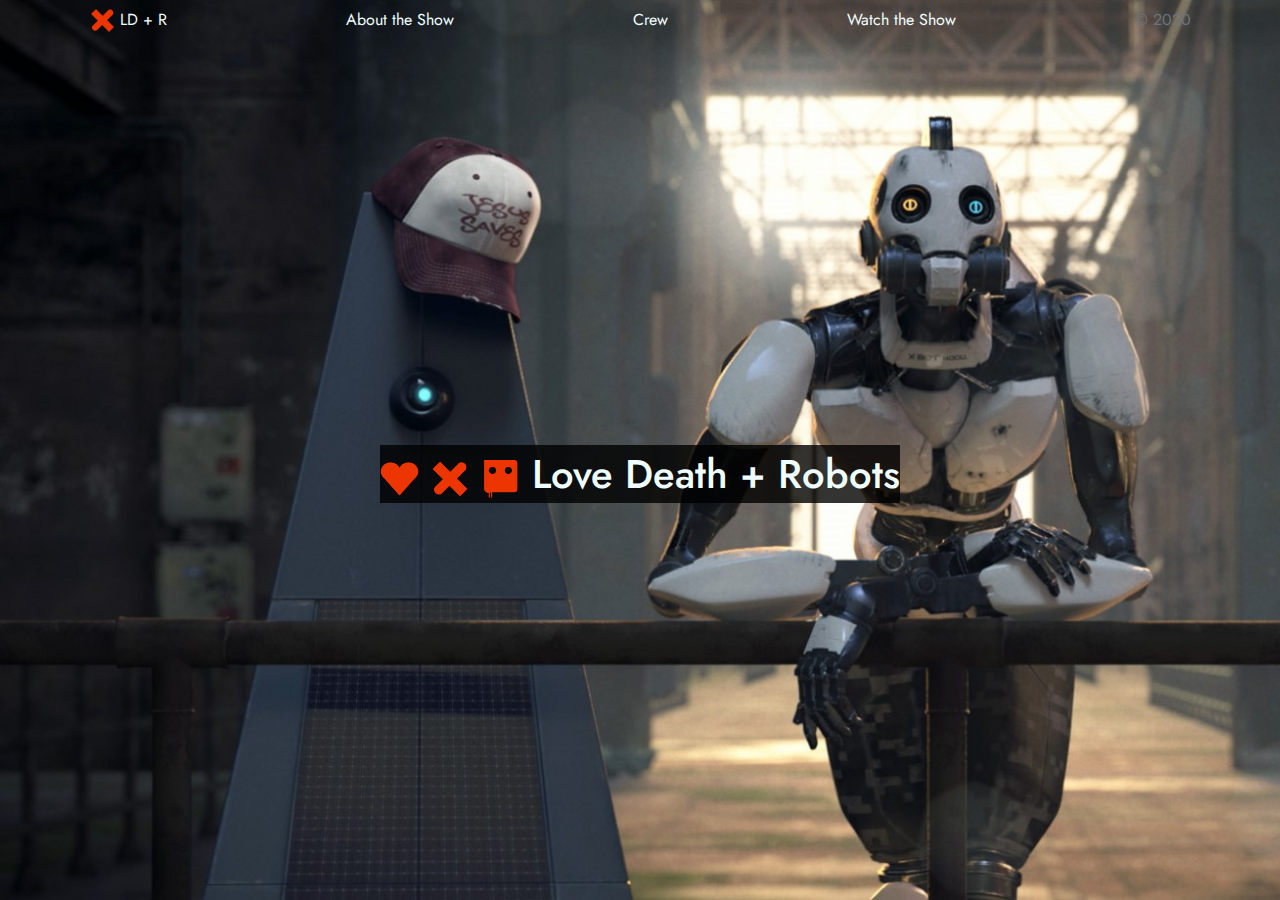
<file: index.html>
<html>
    <head>
        <meta charset="UTF-8">
        <title>LD + R</title>
        <!-- CSS only -->
        <link rel="stylesheet" href="bootstrap-4.5.0-dist/bootstrap-4.5.0-dist/css/bootstrap.min.css">
        <link href="https://fonts.googleapis.com/css2?family=Jost&display=swap" rel="stylesheet"> 
        <link rel="stylesheet" href="style.css">
        <link rel="icon" href="image/LD+R Michael's Other X@3x.png">
    </head>
    <body>
        <ul class="nav nav-pills nav-fill sticky-top">
            <li class="nav-item">
                <a class="nav-link nav-text" href="index.html">
                    <img src="image/LD+R Michael's Other X@3x.png" width="25" height="25" class="d-inline-block align-top" alt="">
                    LD + R
                  </a>
            </li>
            <li class="nav-item">
              <a class="nav-link nav-text" href="about.html">About the Show</a>
            </li>
            <li class="nav-item">
              <a class="nav-link nav-text" href="crew.html">Crew</a>
            </li>
            <li class="nav-item">
              <a class="nav-link nav-text" href="https://www.netflix.com/title/80174608" target="_blank">Watch the Show</a>
            </li>
            <li class="nav-item">
              <a class="nav-link disabled" href="#" tabindex="-1" aria-disabled="true">&copy; 2020</a>
            </li>
        </ul>

        <h1  class="title">
            <span class="box">
                <img class="title-img" src="image/LD+R Michael's Heart@3x.png" alt="love">
                <img class="title-img" src="image/LD+R Michael's Other X@3x.png" alt="death">
                <img class="title-img" src="image/LD+R Ofer's Bloody Robot@3x.png" alt="robots">
                <a href="index.html" style="text-decoration: none; color: azure;">Love Death + Robots</a>
            </span>
        </h1>

        <!-- JS, Popper.js, and jQuery -->
        <script src="bootstrap-4.5.0-dist/bootstrap-4.5.0-dist/js/bootstrap.min.js"></script>
    </body>
</html>
</file>
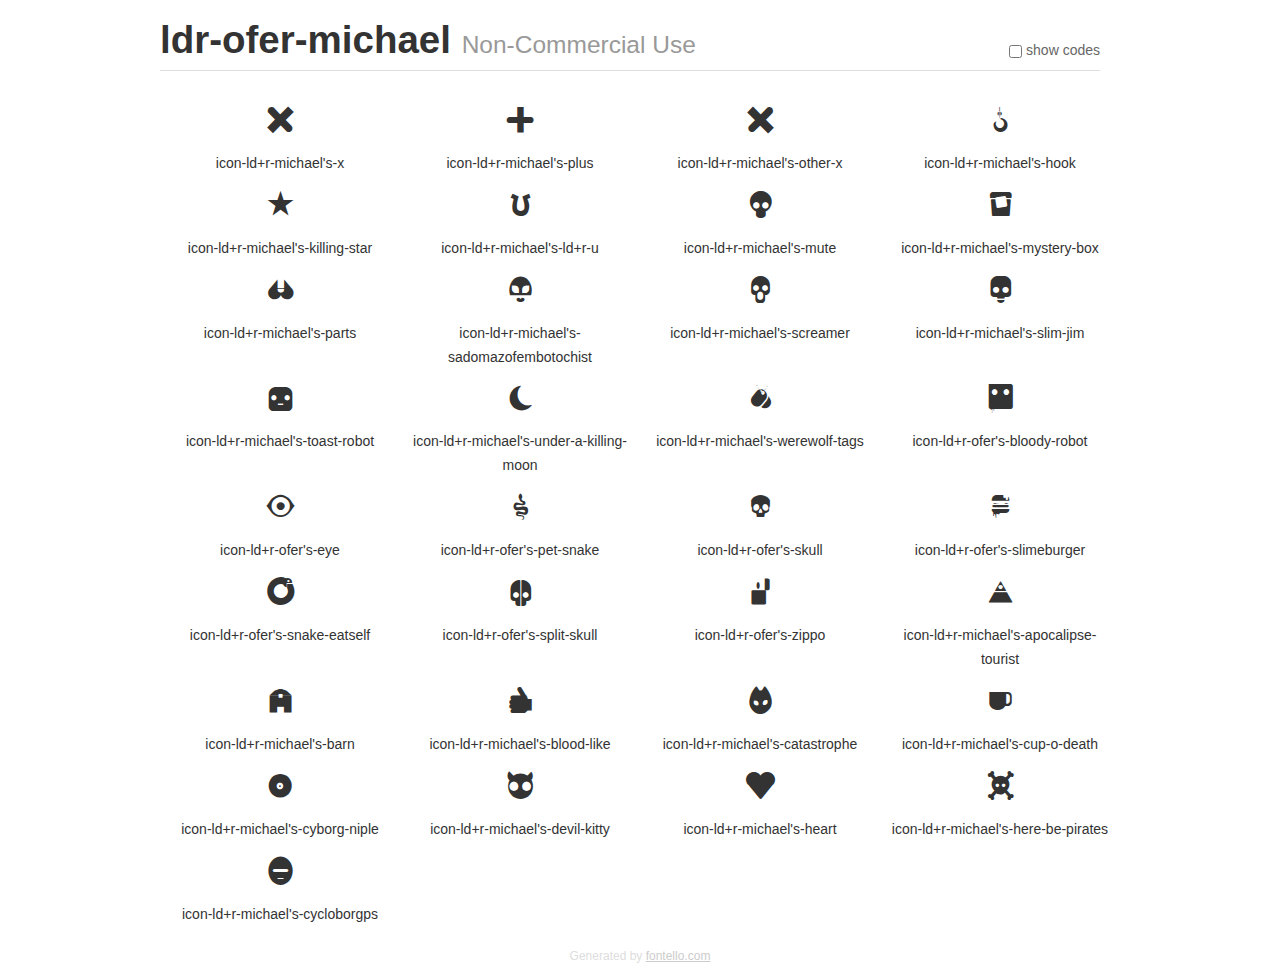
<file: Love Death + Robot - IconFont Ofer & Michael/Font/index.html>
<!DOCTYPE html>
<html>
  <head><!--[if lt IE 9]><script language="javascript" type="text/javascript" src="//html5shim.googlecode.com/svn/trunk/html5.js"></script><![endif]-->
    <meta charset="UTF-8"><style>/*
 * Bootstrap v2.2.1
 *
 * Copyright 2012 Twitter, Inc
 * Licensed under the Apache License v2.0
 * http://www.apache.org/licenses/LICENSE-2.0
 *
 * Designed and built with all the love in the world @twitter by @mdo and @fat.
 */
.clearfix {
  *zoom: 1;
}
.clearfix:before,
.clearfix:after {
  display: table;
  content: "";
  line-height: 0;
}
.clearfix:after {
  clear: both;
}
html {
  font-size: 100%;
  -webkit-text-size-adjust: 100%;
  -ms-text-size-adjust: 100%;
}
a:focus {
  outline: thin dotted #333;
  outline: 5px auto -webkit-focus-ring-color;
  outline-offset: -2px;
}
a:hover,
a:active {
  outline: 0;
}
button,
input,
select,
textarea {
  margin: 0;
  font-size: 100%;
  vertical-align: middle;
}
button,
input {
  *overflow: visible;
  line-height: normal;
}
button::-moz-focus-inner,
input::-moz-focus-inner {
  padding: 0;
  border: 0;
}
body {
  margin: 0;
  font-family: "Helvetica Neue", Helvetica, Arial, sans-serif;
  font-size: 14px;
  line-height: 20px;
  color: #333;
  background-color: #fff;
}
a {
  color: #08c;
  text-decoration: none;
}
a:hover {
  color: #005580;
  text-decoration: underline;
}
.row {
  margin-left: -20px;
  *zoom: 1;
}
.row:before,
.row:after {
  display: table;
  content: "";
  line-height: 0;
}
.row:after {
  clear: both;
}
[class*="span"] {
  float: left;
  min-height: 1px;
  margin-left: 20px;
}
.container,
.navbar-static-top .container,
.navbar-fixed-top .container,
.navbar-fixed-bottom .container {
  width: 940px;
}
.span12 {
  width: 940px;
}
.span11 {
  width: 860px;
}
.span10 {
  width: 780px;
}
.span9 {
  width: 700px;
}
.span8 {
  width: 620px;
}
.span7 {
  width: 540px;
}
.span6 {
  width: 460px;
}
.span5 {
  width: 380px;
}
.span4 {
  width: 300px;
}
.span4 {
  width: 220px;
}
.span2 {
  width: 140px;
}
.span1 {
  width: 60px;
}
[class*="span"].pull-right,
.row-fluid [class*="span"].pull-right {
  float: right;
}
.container {
  margin-right: auto;
  margin-left: auto;
  *zoom: 1;
}
.container:before,
.container:after {
  display: table;
  content: "";
  line-height: 0;
}
.container:after {
  clear: both;
}
p {
  margin: 0 0 10px;
}
.lead {
  margin-bottom: 20px;
  font-size: 21px;
  font-weight: 200;
  line-height: 30px;
}
small {
  font-size: 85%;
}
h1 {
  margin: 10px 0;
  font-family: inherit;
  font-weight: bold;
  line-height: 20px;
  color: inherit;
  text-rendering: optimizelegibility;
}
h1 small {
  font-weight: normal;
  line-height: 1;
  color: #999;
}
h1 {
  line-height: 40px;
}
h1 {
  font-size: 38.5px;
}
h1 small {
  font-size: 24.5px;
}
body {
  margin-top: 90px;
}
.header {
  position: fixed;
  top: 0;
  left: 50%;
  margin-left: -480px;
  background-color: #fff;
  border-bottom: 1px solid #ddd;
  padding-top: 10px;
  z-index: 10;
}
.footer {
  color: #ddd;
  font-size: 12px;
  text-align: center;
  margin-top: 20px;
}
.footer a {
  color: #ccc;
  text-decoration: underline;
}
.the-icons {
    font-size: 14px;
    line-height: 24px;
    display: block;
    text-align: center;
}
.switch {
  position: absolute;
  right: 0;
  bottom: 10px;
  color: #666;
}
.switch input {
  margin-right: 0.3em;
}
.codesOn .i-name {
  display: none;
}
.codesOn .i-code {
  display: inline;
}
.i-code {
  display: none;
}
@font-face {
      font-family: 'ldr-ofer-michael';
      src: url('./font/ldr-ofer-michael.eot?93172553');
      src: url('./font/ldr-ofer-michael.eot?93172553#iefix') format('embedded-opentype'),
           url('./font/ldr-ofer-michael.woff?93172553') format('woff'),
           url('./font/ldr-ofer-michael.ttf?93172553') format('truetype'),
           url('./font/ldr-ofer-michael.svg?93172553#ldr-ofer-michael') format('svg');
      font-weight: normal;
      font-style: normal;
    }
     
     
    .demo-icon
    {
      font-family: "ldr-ofer-michael"; font-style: normal; font-weight: normal; speak: none; display: inline-block; text-decoration: inherit; width: 1em; margin-right: .2em; text-align: center; /* opacity: .8; */ font-variant: normal; text-transform: none; line-height: 1em; margin: 16px auto; font-size: 206%; -webkit-font-smoothing: antialiased; -moz-osx-font-smoothing: grayscale; /* text-shadow: 1px 1px 1px rgba(127, 127, 127, 0.3); */ display: block;
    }
     </style>
    <link rel="stylesheet" href="css/animation.css"><!--[if IE 7]><link rel="stylesheet" href="css/" + font.fontname + "-ie7.css"><![endif]-->
    <script>
      function toggleCodes(on) {
        var obj = document.getElementById('icons');
      
        if (on) {
          obj.className += ' codesOn';
        } else {
          obj.className = obj.className.replace(' codesOn', '');
        }
      }
      
    </script>
  </head>
  <body>
    <div class="container header">
      <h1>ldr-ofer-michael <small>Non-Commercial Use</small></h1>
      <label class="switch">
        <input type="checkbox" onclick="toggleCodes(this.checked)">show codes
      </label>
    </div>
    <div class="container" id="icons">
      <div class="row">
        <div class="the-icons span4" title="Code: 0x2b"><i class="demo-icon icon-ld+r-michael's-x">&#x2b;</i> <span class="i-name">icon-ld+r-michael's-x</span><span class="i-code">0x2b</span></div>
        <div class="the-icons span4" title="Code: 0x58"><i class="demo-icon icon-ld+r-michael's-plus">&#x58;</i> <span class="i-name">icon-ld+r-michael's-plus</span><span class="i-code">0x58</span></div>
        <div class="the-icons span4" title="Code: 0x78"><i class="demo-icon icon-ld+r-michael's-other-x">&#x78;</i> <span class="i-name">icon-ld+r-michael's-other-x</span><span class="i-code">0x78</span></div>
        <div class="the-icons span4" title="Code: 0xe800"><i class="demo-icon icon-ld+r-michael's-hook">&#xe800;</i> <span class="i-name">icon-ld+r-michael's-hook</span><span class="i-code">0xe800</span></div>
      </div>
      <div class="row">
        <div class="the-icons span4" title="Code: 0xe801"><i class="demo-icon icon-ld+r-michael's-killing-star">&#xe801;</i> <span class="i-name">icon-ld+r-michael's-killing-star</span><span class="i-code">0xe801</span></div>
        <div class="the-icons span4" title="Code: 0xe802"><i class="demo-icon icon-ld+r-michael's-ld+r-u">&#xe802;</i> <span class="i-name">icon-ld+r-michael's-ld+r-u</span><span class="i-code">0xe802</span></div>
        <div class="the-icons span4" title="Code: 0xe803"><i class="demo-icon icon-ld+r-michael's-mute">&#xe803;</i> <span class="i-name">icon-ld+r-michael's-mute</span><span class="i-code">0xe803</span></div>
        <div class="the-icons span4" title="Code: 0xe804"><i class="demo-icon icon-ld+r-michael's-mystery-box">&#xe804;</i> <span class="i-name">icon-ld+r-michael's-mystery-box</span><span class="i-code">0xe804</span></div>
      </div>
      <div class="row">
        <div class="the-icons span4" title="Code: 0xe806"><i class="demo-icon icon-ld+r-michael's-parts">&#xe806;</i> <span class="i-name">icon-ld+r-michael's-parts</span><span class="i-code">0xe806</span></div>
        <div class="the-icons span4" title="Code: 0xe808"><i class="demo-icon icon-ld+r-michael's-sadomazofembotochist">&#xe808;</i> <span class="i-name">icon-ld+r-michael's-sadomazofembotochist</span><span class="i-code">0xe808</span></div>
        <div class="the-icons span4" title="Code: 0xe809"><i class="demo-icon icon-ld+r-michael's-screamer">&#xe809;</i> <span class="i-name">icon-ld+r-michael's-screamer</span><span class="i-code">0xe809</span></div>
        <div class="the-icons span4" title="Code: 0xe80a"><i class="demo-icon icon-ld+r-michael's-slim-jim">&#xe80a;</i> <span class="i-name">icon-ld+r-michael's-slim-jim</span><span class="i-code">0xe80a</span></div>
      </div>
      <div class="row">
        <div class="the-icons span4" title="Code: 0xe80b"><i class="demo-icon icon-ld+r-michael's-toast-robot">&#xe80b;</i> <span class="i-name">icon-ld+r-michael's-toast-robot</span><span class="i-code">0xe80b</span></div>
        <div class="the-icons span4" title="Code: 0xe80c"><i class="demo-icon icon-ld+r-michael's-under-a-killing-moon">&#xe80c;</i> <span class="i-name">icon-ld+r-michael's-under-a-killing-moon</span><span class="i-code">0xe80c</span></div>
        <div class="the-icons span4" title="Code: 0xe80d"><i class="demo-icon icon-ld+r-michael's-werewolf-tags">&#xe80d;</i> <span class="i-name">icon-ld+r-michael's-werewolf-tags</span><span class="i-code">0xe80d</span></div>
        <div class="the-icons span4" title="Code: 0xe80f"><i class="demo-icon icon-ld+r-ofer's-bloody-robot">&#xe80f;</i> <span class="i-name">icon-ld+r-ofer's-bloody-robot</span><span class="i-code">0xe80f</span></div>
      </div>
      <div class="row">
        <div class="the-icons span4" title="Code: 0xe810"><i class="demo-icon icon-ld+r-ofer's-eye">&#xe810;</i> <span class="i-name">icon-ld+r-ofer's-eye</span><span class="i-code">0xe810</span></div>
        <div class="the-icons span4" title="Code: 0xe811"><i class="demo-icon icon-ld+r-ofer's-pet-snake">&#xe811;</i> <span class="i-name">icon-ld+r-ofer's-pet-snake</span><span class="i-code">0xe811</span></div>
        <div class="the-icons span4" title="Code: 0xe812"><i class="demo-icon icon-ld+r-ofer's-skull">&#xe812;</i> <span class="i-name">icon-ld+r-ofer's-skull</span><span class="i-code">0xe812</span></div>
        <div class="the-icons span4" title="Code: 0xe813"><i class="demo-icon icon-ld+r-ofer's-slimeburger">&#xe813;</i> <span class="i-name">icon-ld+r-ofer's-slimeburger</span><span class="i-code">0xe813</span></div>
      </div>
      <div class="row">
        <div class="the-icons span4" title="Code: 0xe814"><i class="demo-icon icon-ld+r-ofer's-snake-eatself">&#xe814;</i> <span class="i-name">icon-ld+r-ofer's-snake-eatself</span><span class="i-code">0xe814</span></div>
        <div class="the-icons span4" title="Code: 0xe815"><i class="demo-icon icon-ld+r-ofer's-split-skull">&#xe815;</i> <span class="i-name">icon-ld+r-ofer's-split-skull</span><span class="i-code">0xe815</span></div>
        <div class="the-icons span4" title="Code: 0xe816"><i class="demo-icon icon-ld+r-ofer's-zippo">&#xe816;</i> <span class="i-name">icon-ld+r-ofer's-zippo</span><span class="i-code">0xe816</span></div>
        <div class="the-icons span4" title="Code: 0xe817"><i class="demo-icon icon-ld+r-michael's-apocalipse-tourist">&#xe817;</i> <span class="i-name">icon-ld+r-michael's-apocalipse-tourist</span><span class="i-code">0xe817</span></div>
      </div>
      <div class="row">
        <div class="the-icons span4" title="Code: 0xe818"><i class="demo-icon icon-ld+r-michael's-barn">&#xe818;</i> <span class="i-name">icon-ld+r-michael's-barn</span><span class="i-code">0xe818</span></div>
        <div class="the-icons span4" title="Code: 0xe819"><i class="demo-icon icon-ld+r-michael's-blood-like">&#xe819;</i> <span class="i-name">icon-ld+r-michael's-blood-like</span><span class="i-code">0xe819</span></div>
        <div class="the-icons span4" title="Code: 0xe81a"><i class="demo-icon icon-ld+r-michael's-catastrophe">&#xe81a;</i> <span class="i-name">icon-ld+r-michael's-catastrophe</span><span class="i-code">0xe81a</span></div>
        <div class="the-icons span4" title="Code: 0xe81b"><i class="demo-icon icon-ld+r-michael's-cup-o-death">&#xe81b;</i> <span class="i-name">icon-ld+r-michael's-cup-o-death</span><span class="i-code">0xe81b</span></div>
      </div>
      <div class="row">
        <div class="the-icons span4" title="Code: 0xe81c"><i class="demo-icon icon-ld+r-michael's-cyborg-niple">&#xe81c;</i> <span class="i-name">icon-ld+r-michael's-cyborg-niple</span><span class="i-code">0xe81c</span></div>
        <div class="the-icons span4" title="Code: 0xe81e"><i class="demo-icon icon-ld+r-michael's-devil-kitty">&#xe81e;</i> <span class="i-name">icon-ld+r-michael's-devil-kitty</span><span class="i-code">0xe81e</span></div>
        <div class="the-icons span4" title="Code: 0xe81f"><i class="demo-icon icon-ld+r-michael's-heart">&#xe81f;</i> <span class="i-name">icon-ld+r-michael's-heart</span><span class="i-code">0xe81f</span></div>
        <div class="the-icons span4" title="Code: 0xe820"><i class="demo-icon icon-ld+r-michael's-here-be-pirates">&#xe820;</i> <span class="i-name">icon-ld+r-michael's-here-be-pirates</span><span class="i-code">0xe820</span></div>
      </div>
      <div class="row">
        <div class="the-icons span4" title="Code: 0xe824"><i class="demo-icon icon-ld+r-michael's-cycloborgps">&#xe824;</i> <span class="i-name">icon-ld+r-michael's-cycloborgps</span><span class="i-code">0xe824</span></div>
      </div>
    </div>
    <div class="container footer">Generated by <a href="http://fontello.com">fontello.com</a></div>
  </body>
</html>
</file>
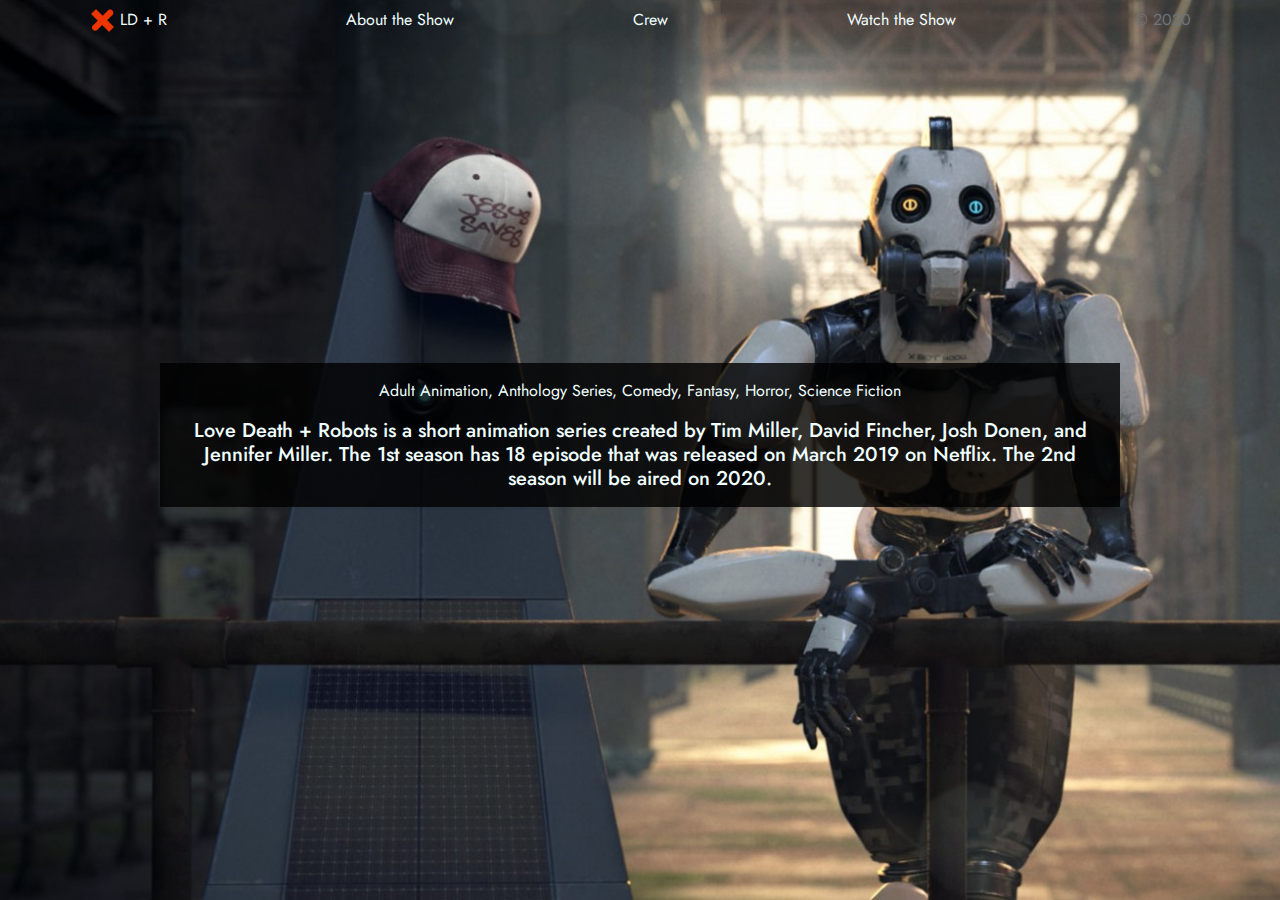
<file: about.html>
<html>
    <head>
        <meta charset="UTF-8">
        <title>LD + R</title>
        <!-- CSS only -->
        <link rel="stylesheet" href="bootstrap-4.5.0-dist/bootstrap-4.5.0-dist/css/bootstrap.min.css">
        <link href="https://fonts.googleapis.com/css2?family=Jost&display=swap" rel="stylesheet"> 
        <link rel="stylesheet" href="style.css">
        <link rel="icon" href="image/LD+R Michael's Other X@3x.png">
    </head>
    <body>
        <ul class="nav nav-pills nav-fill sticky-top">
            <li class="nav-item">
                <a class="nav-link nav-text" href="index.html">
                    <img src="image/LD+R Michael's Other X@3x.png" width="25" height="25" class="d-inline-block align-top" alt="">
                    LD + R
                  </a>
            </li>
            <li class="nav-item">
              <a class="nav-link nav-text" href="about.html">About the Show</a>
            </li>
            <li class="nav-item">
              <a class="nav-link nav-text" href="crew.html">Crew</a>
            </li>
            <li class="nav-item">
              <a class="nav-link nav-text" href="https://www.netflix.com/title/80174608" target="_blank">Watch the Show</a>
            </li>
            <li class="nav-item">
              <a class="nav-link disabled" href="#" tabindex="-1" aria-disabled="true">&copy; 2020</a>
            </li>
        </ul>

        <div class="mt-5">
            <div class="d-flex justify-content-md-center align-items-center h-75">
                <div class="container w-75 mt-3 pt-3 align-middle desc box">
                    <p class="mb-3">Adult Animation, Anthology Series, Comedy, Fantasy, Horror, Science Fiction</p>
                    <h5 class="mb-3">Love Death + Robots is a short animation series created by Tim Miller, 
                    David Fincher, Josh Donen, and Jennifer Miller. The 1st season has 18 episode that
                    was released on March 2019 on Netflix. The 2nd season will be aired on 2020.</h5>
                </div>
            </div>
        </div>

        <!-- JS, Popper.js, and jQuery -->
        <script src="bootstrap-4.5.0-dist/bootstrap-4.5.0-dist/js/bootstrap.min.js"></script>
    </body>
</html>
</file>
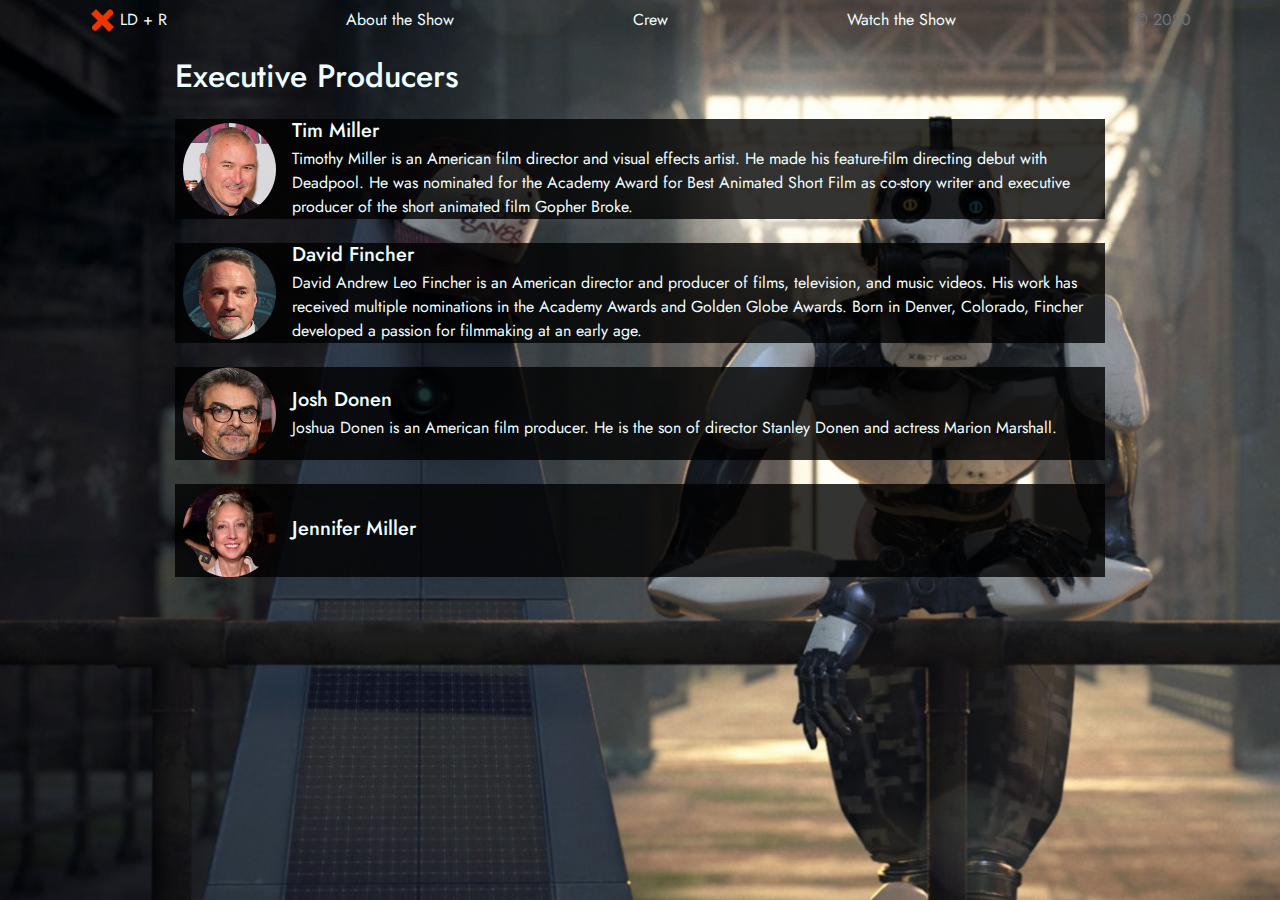
<file: crew.html>
<html>
    <head>
        <meta charset="UTF-8">
        <title>LD + R</title>
        <!-- CSS only -->
        <link rel="stylesheet" href="bootstrap-4.5.0-dist/bootstrap-4.5.0-dist/css/bootstrap.min.css">
        <link href="https://fonts.googleapis.com/css2?family=Jost&display=swap" rel="stylesheet"> 
        <link rel="stylesheet" href="style.css">
        <link rel="icon" href="image/LD+R Michael's Other X@3x.png">
    </head>
    <body>
        <ul class="nav nav-pills nav-fill sticky-top">
            <li class="nav-item">
                <a class="nav-link nav-text" href="index.html">
                    <img src="image/LD+R Michael's Other X@3x.png" width="25" height="25" class="d-inline-block align-top" alt="">
                    LD + R
                  </a>
            </li>
            <li class="nav-item">
              <a class="nav-link nav-text" href="about.html">About the Show</a>
            </li>
            <li class="nav-item">
              <a class="nav-link nav-text" href="crew.html">Crew</a>
            </li>
            <li class="nav-item">
              <a class="nav-link nav-text" href="https://www.netflix.com/title/80174608" target="_blank">Watch the Show</a>
            </li>
            <li class="nav-item">
              <a class="nav-link disabled" href="#" tabindex="-1" aria-disabled="true">&copy; 2020</a>
            </li>
        </ul>

        <div class="container w-75 mt-3 mb-3">
            <h2 class="mt-1 mb-4">Executive Producers</h2>
            <ul class="list-unstyled">
                <li class="media box">
                  <img src="image/tim_miller350x350.jpg" class="photo align-self-center ml-2 mr-3" alt="Tim Miller">
                  <div class="media-body align-self-center mr-3">
                    <h5 class="mt-0 mb-1">Tim Miller</h5>
                    Timothy Miller is an American film director and visual effects artist. He made his feature-film directing debut with Deadpool. 
                    He was nominated for the Academy Award for Best Animated Short Film as co-story writer and executive producer of the short animated film Gopher Broke.
                  </div>
                </li>
                <li class="media box my-4">
                  <img src="image/david_fincher350x350.jpg" class="photo align-self-center ml-2 mr-3" alt="David Fincher">
                  <div class="media-body align-self-center mr-3">
                    <h5 class="mt-0 mb-1">David Fincher</h5>
                    David Andrew Leo Fincher is an American director and producer of films, television, and music videos. 
                    His work has received multiple nominations in the Academy Awards and Golden Globe Awards. 
                    Born in Denver, Colorado, Fincher developed a passion for filmmaking at an early age.
                  </div>
                </li>
                <li class="media box">
                  <img src="image/josh_donen350x350.jpg" class="photo align-self-center ml-2 mr-3" alt="Josh Donen">
                  <div class="media-body align-self-center mr-3">
                    <h5 class="mt-0 mb-1">Josh Donen</h5>
                    Joshua Donen is an American film producer. He is the son of director Stanley Donen and actress Marion Marshall.
                  </div>
                </li>
                <li class="media box my-4">
                    <img src="image/jennifer_miller350x350.jpg" class="photo align-self-center ml-2 mr-3" alt="Jennifer Miller">
                    <div class="media-body align-self-center mr-3">
                      <h5 class="mt-0 mb-1">Jennifer Miller</h5>
                      </div>
                  </li>
              </ul>
        </div>

        <!-- JS, Popper.js, and jQuery -->
        <script src="bootstrap-4.5.0-dist/bootstrap-4.5.0-dist/js/bootstrap.min.js"></script>
    </body>
</html>
</file>
<file: style.css>
body {
    font-family: 'Jost', sans-serif;
    background-image: url(image/three_robots.jpg);
    background-attachment: fixed;
    background-size: cover;
    color: azure;
}

.title {
    position: absolute;
    top: 50%;
    width: 100%;
    text-align: center;
}

.box {
    background-color: rgba(0, 0, 0, 0.8);
}

.title-img {
    width: 3%;
    height: 3%;
}

.nav-text {
    color: azure;
}

.nav-text:hover {
    color: darkgrey;
}

.desc {
    text-align: center;
}

.photo {
    width: 10%;
    height: 10%;
    clip-path: circle(50% at 50% 50%);
}
</file>
<file: Love Death + Robot - IconFont Ofer & Michael/Font/css/animation.css>
/*
   Animation example, for spinners
*/
.animate-spin {
  -moz-animation: spin 2s infinite linear;
  -o-animation: spin 2s infinite linear;
  -webkit-animation: spin 2s infinite linear;
  animation: spin 2s infinite linear;
  display: inline-block;
}
@-moz-keyframes spin {
  0% {
    -moz-transform: rotate(0deg);
    -o-transform: rotate(0deg);
    -webkit-transform: rotate(0deg);
    transform: rotate(0deg);
  }

  100% {
    -moz-transform: rotate(359deg);
    -o-transform: rotate(359deg);
    -webkit-transform: rotate(359deg);
    transform: rotate(359deg);
  }
}
@-webkit-keyframes spin {
  0% {
    -moz-transform: rotate(0deg);
    -o-transform: rotate(0deg);
    -webkit-transform: rotate(0deg);
    transform: rotate(0deg);
  }

  100% {
    -moz-transform: rotate(359deg);
    -o-transform: rotate(359deg);
    -webkit-transform: rotate(359deg);
    transform: rotate(359deg);
  }
}
@-o-keyframes spin {
  0% {
    -moz-transform: rotate(0deg);
    -o-transform: rotate(0deg);
    -webkit-transform: rotate(0deg);
    transform: rotate(0deg);
  }

  100% {
    -moz-transform: rotate(359deg);
    -o-transform: rotate(359deg);
    -webkit-transform: rotate(359deg);
    transform: rotate(359deg);
  }
}
@-ms-keyframes spin {
  0% {
    -moz-transform: rotate(0deg);
    -o-transform: rotate(0deg);
    -webkit-transform: rotate(0deg);
    transform: rotate(0deg);
  }

  100% {
    -moz-transform: rotate(359deg);
    -o-transform: rotate(359deg);
    -webkit-transform: rotate(359deg);
    transform: rotate(359deg);
  }
}
@keyframes spin {
  0% {
    -moz-transform: rotate(0deg);
    -o-transform: rotate(0deg);
    -webkit-transform: rotate(0deg);
    transform: rotate(0deg);
  }

  100% {
    -moz-transform: rotate(359deg);
    -o-transform: rotate(359deg);
    -webkit-transform: rotate(359deg);
    transform: rotate(359deg);
  }
}
</file>
